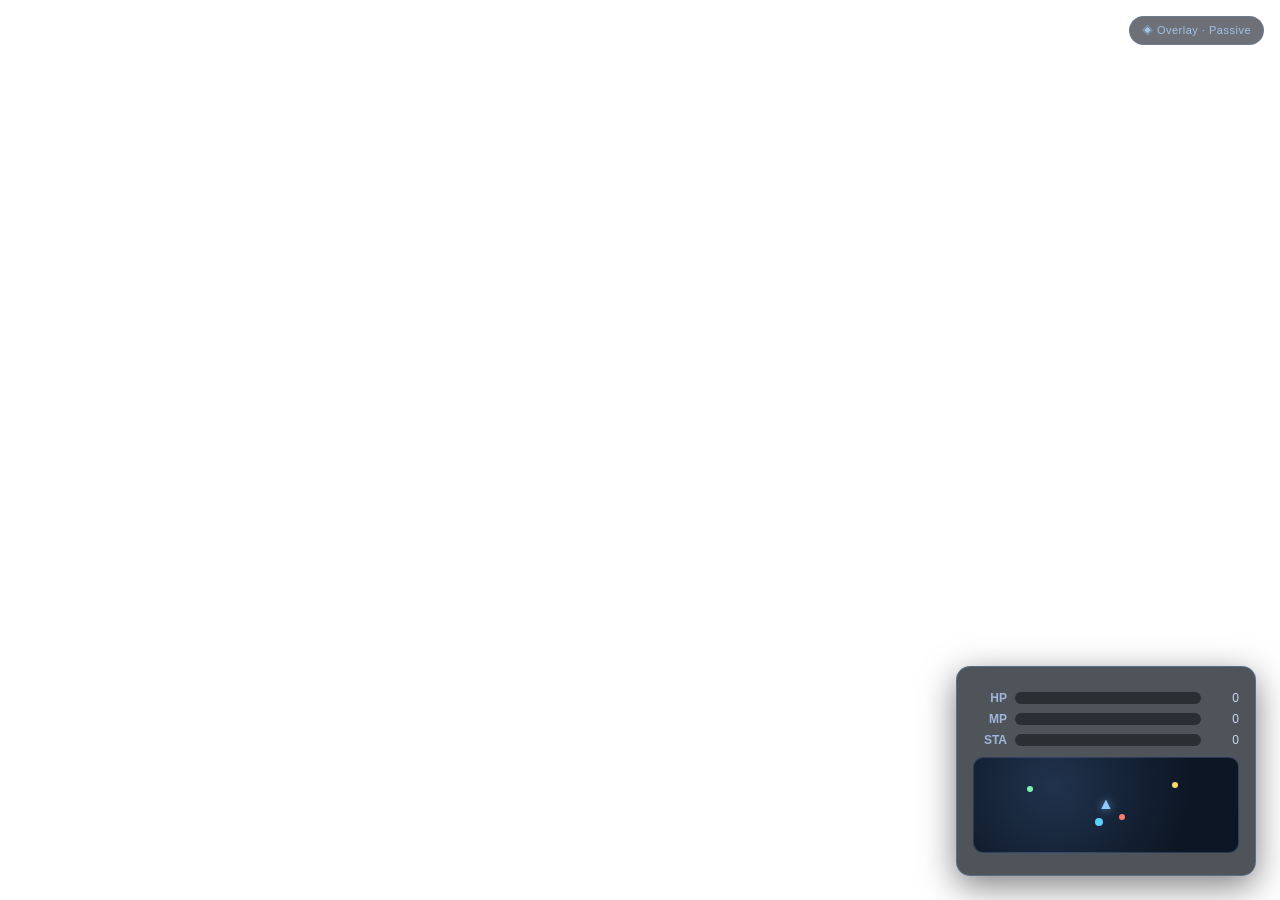
<file: Project/HtmlUiConsumerTestMod/HtmlUiConsumerTestMod/UI/Second/index.html>
<!doctype html>
<html lang="zh-CN">
<head>
<meta charset="utf-8">
<title>Overlay HUD</title>
<style>
/* 关键：body 全透明，游戏画面透过（WebView2 背景由 Transparent=true 设为透明） */
*{box-sizing:border-box}
html,body{
  margin:0;padding:0;width:100%;height:100%;
  background:transparent !important;overflow:hidden;font-family:'Segoe UI',sans-serif;
  /* Passive 模式：整个窗口鼠标穿透，仅视觉展示 */
}

/* 纯代码星空背景层：铺满整个 overlay 窗口，透明区域可见，不影响 HUD */
#fx-stars{
  position:fixed;inset:0;width:100%;height:100%;
  pointer-events:none;z-index:0;opacity:.9;
}

/* 右下角 Overlay HUD 面板：半透明 + 圆角 + 局部 */
#hud{
  position:fixed;right:24px;bottom:24px;width:300px;
  background:rgba(12,18,28,.72);backdrop-filter:blur(10px);
  border:1px solid rgba(120,160,220,.35);border-radius:14px;
  padding:14px 16px;color:#e8ecf3;
  box-shadow:0 10px 34px rgba(0,0,0,.5);
  user-select:none;
}

/* HUD 标题 */
#hud h2{
  margin:0 0 10px;font-size:14px;font-weight:700;color:#8fc9ff;letter-spacing:1px;
  text-shadow:0 0 12px rgba(79,180,255,.5);
}

/* 资源条（HP / MP / 耐力） */
.bar{display:flex;align-items:center;gap:8px;margin:7px 0;font-size:12px}
.bar .lbl{width:34px;color:#9fb6d8;text-align:right;font-weight:600}
.bar .track{flex:1;height:12px;border-radius:6px;background:rgba(0,0,0,.45);overflow:hidden;position:relative}
.bar .fill{height:100%;border-radius:6px;transition:width .5s cubic-bezier(.2,.8,.2,1);width:0}
.fill.hp{background:linear-gradient(90deg,#ff5a5a,#ff8a5a)}
.fill.mp{background:linear-gradient(90deg,#4f7bff,#5ad0ff)}
.fill.st{background:linear-gradient(90deg,#6bcf57,#b8ff6b)}
.bar .val{width:30px;text-align:right;color:#cdd9ef;font-variant-numeric:tabular-nums}

/* 迷你小地图占位 */
#minimap{
  margin-top:10px;height:96px;border-radius:10px;
  background:radial-gradient(circle at 30% 30%, #20334d 0%, #0d1624 70%);
  border:1px solid rgba(120,160,220,.25);position:relative;overflow:hidden;
}
#minimap .dot{position:absolute;width:6px;height:6px;border-radius:50%}
#minimap .blink{animation:blink 1.2s ease-in-out infinite}
@keyframes blink{0%,100%{opacity:1}50%{opacity:.3}}
#minimap .arrow{
  position:absolute;font-size:16px;line-height:1;color:#8fc9ff;
  text-shadow:0 0 8px rgba(143,201,255,.7);
  animation:float 2.5s ease-in-out infinite;
}
@keyframes float{0%,100%{transform:translateY(0)}50%{transform:translateY(-3px)}}

/* Passive 提示 */
#hud .hint{margin-top:8px;font-size:11px;color:#8fa9c7;text-align:center}

/* 顶部返回小胶囊（视觉） */
#corner-tag{
  position:fixed;top:16px;right:16px;
  font-size:11px;padding:6px 12px;border-radius:20px;
  background:rgba(12,18,28,.6);border:1px solid rgba(120,160,220,.25);color:#9fc4ea;
  letter-spacing:.5px;
}
</style>
</head>
<body>
<canvas id="fx-stars"></canvas>
<div id="corner-tag">◈ Overlay · Passive</div>

<div id="hud">
  <h2 data-bhui-i18n="HtmlUiSecond_Title"></h2>

  <div class="bar"><span class="lbl">HP</span><div class="track"><div class="fill hp" id="hpFill"></div></div><span class="val" id="hpVal">0</span></div>
  <div class="bar"><span class="lbl">MP</span><div class="track"><div class="fill mp" id="mpFill"></div></div><span class="val" id="mpVal">0</span></div>
  <div class="bar"><span class="lbl">STA</span><div class="track"><div class="fill st" id="stFill"></div></div><span class="val" id="stVal">0</span></div>

  <div id="minimap">
    <div class="dot blink" style="left:20%;top:30%;background:#7ff3b0"></div>
    <div class="dot blink" style="left:55%;top:60%;background:#ff7b6b"></div>
    <div class="dot blink" style="left:75%;top:25%;background:#ffd76b"></div>
    <div class="arrow" style="left:47%;top:40%">▲</div>
    <div class="dot" style="left:46%;top:64%;background:#5ad0ff;width:8px;height:8px"></div>
  </div>

  <div class="hint" data-bhui-i18n="HtmlUiSecond_Hint"></div>
</div>

<script>
const app = window.game.app;

// 模拟战场资源随时间波动（纯前端演示 Overlay 展示能力）
const set = (id, pct, val) => {
  document.getElementById(id).style.width = pct + '%';
  document.getElementById(id + 'Val').textContent = val;
};
let t = 0;
setInterval(() => {
  t++;
  const hp = Math.max(15, 100 - (t * 0.4) % 90);
  const mp = 30 + Math.sin(t / 5) * 25;
  const st = 55 + Math.sin(t / 7) * 35;
  set('hpFill', hp, Math.round(hp));
  set('mpFill', mp, Math.round(mp));
  set('stFill', st, Math.round(st));
}, 120);

// Scoped state 隔离验证
app.state.subscribe('secondCount', (v) => {
  // 用 secondCount 影响 HP 条，展示 State -> HUD
  if (v != null) set('hpFill', Math.min(100, 50 + v * 8), Math.round(Math.min(100, 50 + v * 8)));
});
app.state.subscribe('counter', (v) => {}); // 跨页隔离观察（不改变本页 HUD）

app.pageLifecycle.on((p) => {});

/* ============================================================
   纯代码随机闪烁星空
   - 随机星星：位置 / 大小 / 闪烁相位 / 颜色
   - 每颗星独立 alpha 闪烁（正弦，随机频率）
   - 慢速漂移 + 偶发流星
   ============================================================ */
(function starfield(){
  const cv = document.getElementById('fx-stars');
  if (!cv || typeof cv.getContext !== 'function') return;
  const ctx = cv.getContext('2d');
  let W = 0, H = 0;
  const stars = [];
  const colors = ['255,255,255', '180,220,255', '255,235,180', '200,255,240', '255,190,220'];
  let meteors = [];

  const resize = () => {
    W = cv.width = cv.offsetWidth || window.innerWidth;
    H = cv.height = cv.offsetHeight || window.innerHeight;
  };
  resize();
  addEventListener('resize', resize);

  // 随机生成 ~90 颗星
  for (let i = 0; i < 90; i++) {
    stars.push({
      x: Math.random(),            // 相对位置（0~1）
      y: Math.random(),
      r: (0.4 + Math.random() * 1.6) * 5,
      phase: Math.random() * Math.PI * 2,
      freq: 0.5 + Math.random() * 2.2,   // 闪烁频率
      base: 0.25 + Math.random() * 0.45, // 基础亮度
      color: colors[Math.floor(Math.random() * colors.length)],
      driftX: (Math.random() - 0.5) * 0.02,
      driftY: (Math.random() - 0.5) * 0.02,
      tw: Math.random() < 0.15  // 少数有十字芒星
    });
  }

  // 流星生成
  const maybeSpawnMeteor = () => {
    if (meteors.length < 2 && Math.random() < 0.012) {
      meteors.push({
        x: Math.random() * W,
        y: Math.random() * H * 0.4,
        vx: (2 + Math.random() * 3) * (Math.random() < 0.5 ? 1 : -1),
        vy: 1.2 + Math.random() * 2,
        life: 1,
        r: (1 + Math.random()) * 2.5
      });
    }
  };

  const t0 = performance.now();
  const loop = (now) => {
    const t = (now - t0) / 1000;
    ctx.clearRect(0, 0, W, H);

    for (const s of stars) {
      // 相对坐标 -> 像素 + 漂移
      const px = (s.x + t * s.driftX) % 1 * W;
      const py = (s.y + t * s.driftY) % 1 * H;
      // 随机闪烁
      const tw = s.base + (Math.sin(t * s.freq + s.phase) * 0.5 + 0.5) * (1 - s.base);
      const a = Math.max(0.05, Math.min(1, tw));

      ctx.globalAlpha = a;
      ctx.fillStyle = 'rgb(' + s.color + ')';
      ctx.beginPath();
      ctx.arc(px, py, s.r, 0, Math.PI * 2);
      ctx.fill();

      // 十字芒星
      if (s.tw && a > 0.7) {
        ctx.strokeStyle = 'rgb(' + s.color + ')';
        ctx.lineWidth = 0.6;
        ctx.globalAlpha = a * 0.7;
        ctx.beginPath();
        ctx.moveTo(px - 10, py); ctx.lineTo(px + 10, py);
        ctx.moveTo(px, py - 10); ctx.lineTo(px, py + 10);
        ctx.stroke();
      }
    }

    // 流星
    maybeSpawnMeteor();
    for (let i = meteors.length - 1; i >= 0; i--) {
      const m = meteors[i];
      m.x += m.vx; m.y += m.vy; m.life -= 0.015;
      if (m.life <= 0 || m.y > H) { meteors.splice(i, 1); continue; }
      ctx.globalAlpha = Math.max(0, m.life);
      ctx.strokeStyle = 'rgba(220,240,255,' + Math.max(0, m.life) + ')';
      ctx.lineWidth = m.r;
      ctx.beginPath();
      ctx.moveTo(m.x, m.y);
      ctx.lineTo(m.x - m.vx * 18, m.y - m.vy * 18);
      ctx.stroke();
    }

    ctx.globalAlpha = 1;
    requestAnimationFrame(loop);
  };
  requestAnimationFrame(loop);
})();
</script>
</body>
</html>
</file>
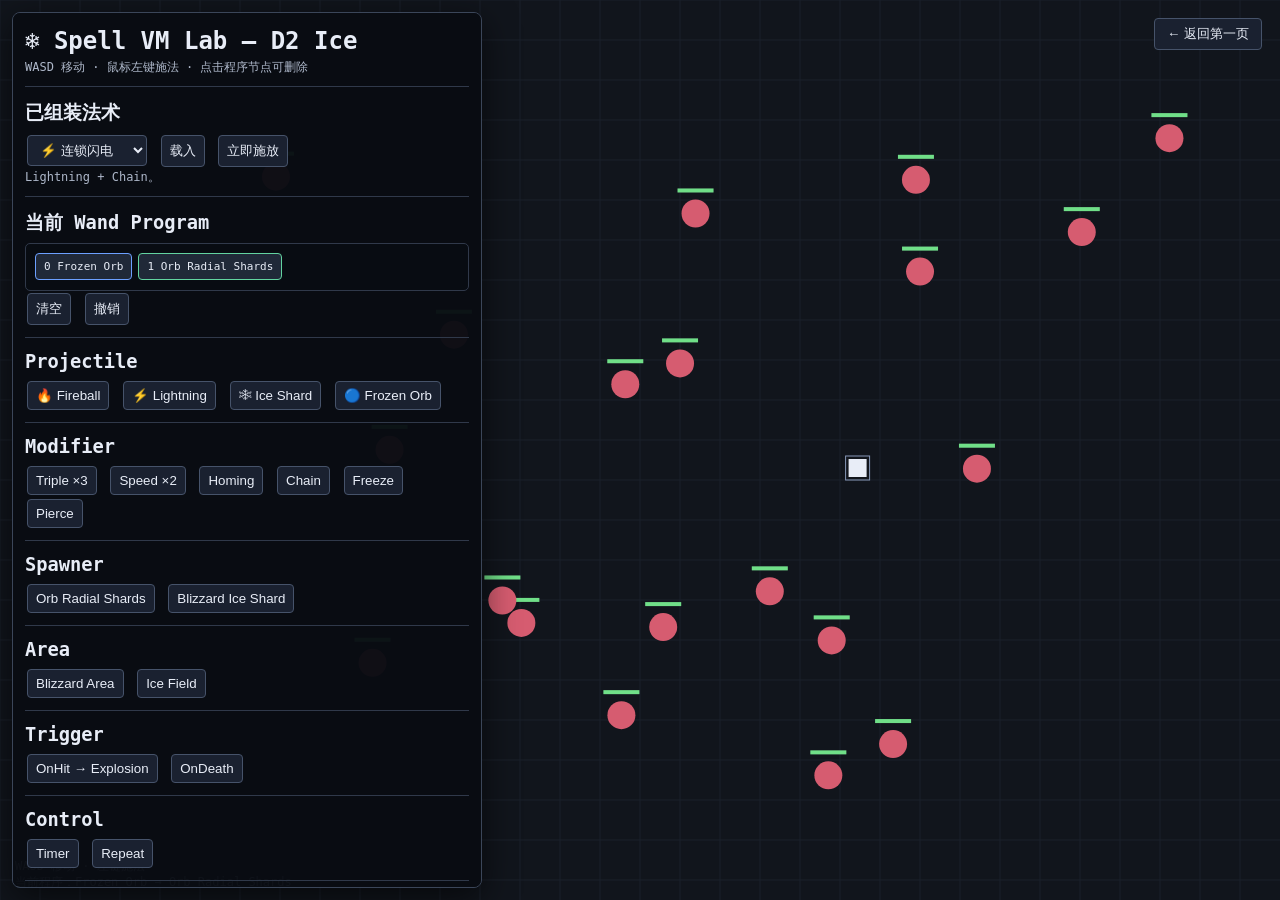
<file: Project/HtmlUiConsumerTestMod/HtmlUiConsumerTestMod/UI/SpellLab/index.html>
<!DOCTYPE html>
<html lang="zh-CN">
<head>
<meta charset="UTF-8">
<meta name="viewport" content="width=device-width,initial-scale=1.0">
<title>Spell VM Lab - D2 Ice Spells</title>
<style>
*{box-sizing:border-box}
html,body{margin:0;width:100%;height:100%;overflow:hidden;background:#090c12;color:#e8edf7;font-family:Consolas,Monaco,monospace}
canvas{position:fixed;inset:0;background:#11151c}
#ui{position:fixed;z-index:10;left:12px;top:12px;width:470px;max-height:calc(100vh - 24px);overflow-y:auto;padding:12px;background:rgba(9,12,18,.96);border:1px solid #3b4659;border-radius:8px;box-shadow:0 10px 35px #0009}
h2{margin:2px 0 4px}
h3{margin:4px 0 7px}
.small{font-size:12px;color:#aeb8ca}
.section{margin-top:10px;padding-top:9px;border-top:1px solid #30394a}
button,select{background:#1a2130;color:#e8edf7;border:1px solid #46536a;border-radius:4px;padding:6px 8px;margin:2px;cursor:pointer}
button:hover{background:#293449}
#program{min-height:48px;padding:6px;background:#080c12;border:1px solid #30394a;border-radius:5px}
.node{display:inline-block;padding:6px 8px;margin:3px;border-radius:4px;background:#202938;border:1px solid #596a84;font-size:11px;cursor:pointer}
.node:hover{background:#2c394e}
.node.projectile{border-color:#6ca0ff}
.node.modifier{border-color:#a784ff}
.node.trigger{border-color:#e3a85c}
.node.spawner{border-color:#62d3a0}
.node.area{border-color:#d57bff}
.node.control{border-color:#db6c8d}
#log{height:130px;overflow-y:auto;padding:6px;background:#070a0f;border:1px solid #30394a;white-space:pre-wrap;font-size:11px}
.legend{display:flex;gap:12px;flex-wrap:wrap}
.legend span{font-size:11px}
.dot{display:inline-block;width:9px;height:9px;border-radius:50%;margin-right:4px}
#back-btn{position:fixed;z-index:20;right:16px;top:16px;padding:6px 12px;background:#1a2130;color:#e8edf7;border:1px solid #46536a;border-radius:4px;cursor:pointer}
#back-btn:hover{background:#293449}
</style>
</head>
<body>
<canvas id="game"></canvas>
<button id="back-btn">← 返回第一页</button>
<div id="ui">
<h2>❄ Spell VM Lab — D2 Ice</h2>
<div class="small">WASD 移动 · 鼠标左键施法 · 点击程序节点可删除</div>

<div class="section">
<h3>已组装法术</h3>
<select id="preset"></select>
<button id="loadPreset">载入</button>
<button id="castPreset">立即施放</button>
<div id="presetDesc" class="small"></div>
</div>

<div class="section">
<h3>当前 Wand Program</h3>
<div id="program"></div>
<button id="clear">清空</button>
<button id="undo">撤销</button>
</div>

<div class="section">
<h3>Projectile</h3>
<button data-add="fireball">🔥 Fireball</button>
<button data-add="lightning">⚡ Lightning</button>
<button data-add="iceShard">❄ Ice Shard</button>
<button data-add="orb">🔵 Frozen Orb</button>
</div>

<div class="section">
<h3>Modifier</h3>
<button data-add="triple">Triple ×3</button>
<button data-add="speed">Speed ×2</button>
<button data-add="homing">Homing</button>
<button data-add="chain">Chain</button>
<button data-add="freeze">Freeze</button>
<button data-add="pierce">Pierce</button>
</div>

<div class="section">
<h3>Spawner</h3>
<button data-add="orbBurst">Orb Radial Shards</button>
<button data-add="blizzardShard">Blizzard Ice Shard</button>
</div>

<div class="section">
<h3>Area</h3>
<button data-add="blizzardArea">Blizzard Area</button>
<button data-add="iceField">Ice Field</button>
</div>

<div class="section">
<h3>Trigger</h3>
<button data-add="onHitExplosion">OnHit → Explosion</button>
<button data-add="onDeath">OnDeath</button>
</div>

<div class="section">
<h3>Control</h3>
<button data-add="timer">Timer</button>
<button data-add="repeat">Repeat</button>
</div>

<div class="section">
<h3>VM 组件</h3>
<div class="small">
Projectile：实际飞行的法术对象。<br><br>
Modifier：修改 Projectile。<br><br>
Spawner：生成新的 Projectile。<br><br>
Area：创建持续性的空间效果。<br><br>
Timer：让 Program 在未来执行。<br><br>
TargetResolver：决定目标在哪里。<br><br>
Trigger：响应 OnHit / OnDeath 等事件。
</div>
</div>

<div class="section">
<h3>VM Log</h3>
<div id="log"></div>
</div>
</div>

<script>
const SpellDB = {
  fireball:{id:"fireball",type:"projectile",name:"Fireball",damage:28,speed:8,radius:7,color:"#ff9638"},
  lightning:{id:"lightning",type:"projectile",name:"Lightning",damage:34,speed:14,radius:5,color:"#fff36b"},
  iceShard:{id:"iceShard",type:"projectile",name:"Ice Shard",damage:18,speed:9,radius:5,color:"#83ddff",effects:["freeze"]},
  orb:{id:"orb",type:"projectile",name:"Frozen Orb",damage:6,speed:4,radius:13,color:"#8cdcff",lifetime:2800},
  triple:{id:"triple",type:"modifier",name:"Triple ×3",operation:"count",value:3},
  speed:{id:"speed",type:"modifier",name:"Speed ×2",operation:"speed",value:2},
  homing:{id:"homing",type:"modifier",name:"Homing",operation:"homing",value:.08},
  chain:{id:"chain",type:"modifier",name:"Chain",operation:"chain",jumps:5,range:150,multiplier:.8},
  freeze:{id:"freeze",type:"modifier",name:"Freeze",operation:"effect",effect:"freeze"},
  pierce:{id:"pierce",type:"modifier",name:"Pierce",operation:"pierce"},
  orbBurst:{id:"orbBurst",type:"spawner",name:"Orb Radial Shards",operation:"orbBurst",count:18,interval:65,shardSpeed:8,shardDamage:18,spread:Math.PI*2},
  blizzardShard:{id:"blizzardShard",type:"spawner",name:"Blizzard Ice Shard",operation:"blizzardShard",damage:24,speed:1.5,radius:5},
  blizzardArea:{id:"blizzardArea",type:"area",name:"Blizzard Area",operation:"blizzard",radius:145,duration:6500,interval:180,shardsPerTick:3},
  iceField:{id:"iceField",type:"area",name:"Ice Field",operation:"iceField",radius:100,duration:5000},
  onHitExplosion:{id:"onHitExplosion",type:"trigger",name:"OnHit → Explosion",operation:"explosion"},
  onDeath:{id:"onDeath",type:"trigger",name:"OnDeath",operation:"death"},
  timer:{id:"timer",type:"control",name:"Timer",operation:"timer",delay:1000},
  repeat:{id:"repeat",type:"control",name:"Repeat",operation:"repeat",count:5,interval:300}
};
const Presets = {
  chainLightning:{name:"⚡ 连锁闪电",description:"Lightning + Chain。",program:["chain","lightning"]},
  frozenOrb:{name:"❄ 冰封球",description:"Orb 飞行过程中周期性生成环形冰锥。",program:["orb","orbBurst"]},
  blizzard:{name:"❄❄ 暴风雪",description:"在目标区域创建持续暴风雪，并不断随机落下冰锥。",program:["blizzardArea"]},
  frozenOrbPlus:{name:"❄ 强化冰封球",description:"Frozen Orb + Pierce + Freeze。",program:["pierce","freeze","orb","orbBurst"]},
  blizzardPlus:{name:"❄ 强化暴风雪",description:"更高频率的 Blizzard Area。",program:["blizzardArea","blizzardShard"]},
  tripleIce:{name:"❄ 三重冰锥",description:"Triple + Ice Shard + Freeze。",program:["triple","freeze","iceShard"]},
  homingIce:{name:"🧊 追踪冰锥",description:"Homing + Ice Shard。",program:["homing","freeze","iceShard"]},
  fireball:{name:"🔥 火球",description:"基础 Fireball。",program:["fireball"]},
  lightningTriple:{name:"⚡ 三重闪电",description:"Triple + Lightning。",program:["triple","lightning"]}
};
const canvas=document.getElementById("game");
const ctx=canvas.getContext("2d");
let W=innerWidth,H=innerHeight;
function resize(){W=innerWidth;H=innerHeight;canvas.width=W;canvas.height=H}
addEventListener("resize",resize);resize();
const player={x:W*.67,y:H*.52,speed:3.2};
const enemies=[],projectiles=[],areas=[],particles=[],timers=[];
for(let i=0;i<20;i++)enemies.push({id:"enemy_"+i,x:80+Math.random()*Math.max(300,W-160),y:70+Math.random()*Math.max(300,H-140),hp:100,maxHp:100,radius:14,alive:true,freeze:0});
const keys={};
addEventListener("keydown",e=>{keys[e.key.toLowerCase()]=true});
addEventListener("keyup",e=>{keys[e.key.toLowerCase()]=false});
const EventBus={listeners:{},on(event,callback){if(!this.listeners[event])this.listeners[event]=[];this.listeners[event].push(callback)},emit(event,data){const list=this.listeners[event]||[];for(const callback of list)callback(data)}};
function log(text){const element=document.getElementById("log");element.textContent=(text+"\n"+element.textContent).slice(0,7000)}
function nearestEnemy(x,y,range,excluded=[]){let result=null;let distanceBest=range;for(const enemy of enemies){if(!enemy.alive)continue;if(excluded.includes(enemy.id))continue;const d=Math.hypot(enemy.x-x,enemy.y-y);if(d<distanceBest){result=enemy;distanceBest=d}}return result}
class SpellVM{
  compile(program){const context={projectile:null,count:1,speed:1,homing:0,pierce:false,effects:[],chain:null,spawners:[],areas:[],triggers:[],controls:[]};
    for(const id of program){const c=SpellDB[id];if(!c)continue;
      if(c.type==="projectile")context.projectile=c;
      if(c.type==="modifier"){switch(c.operation){case"count":context.count*=c.value;break;case"speed":context.speed*=c.value;break;case"homing":context.homing=c.value;break;case"pierce":context.pierce=true;break;case"chain":context.chain={...c,remaining:c.jumps};break;case"effect":context.effects.push(c.effect);break}}
      if(c.type==="spawner")context.spawners.push(c);
      if(c.type==="area")context.areas.push(c);
      if(c.type==="trigger")context.triggers.push(c);
      if(c.type==="control")context.controls.push(c);
    }return context}
  cast(program,origin,direction){const context=this.compile(program);
    for(const area of context.areas)this.createArea(area,origin);
    if(context.projectile){for(let i=0;i<context.count;i++){const spread=(i-(context.count-1)/2)*.12;const angle=Math.atan2(direction.y,direction.x)+spread;projectiles.push({x:origin.x,y:origin.y,vx:Math.cos(angle)*context.projectile.speed*context.speed,vy:Math.sin(angle)*context.projectile.speed*context.speed,damage:context.projectile.damage,radius:context.projectile.radius,color:context.projectile.color,effects:[...(context.projectile.effects||[]),...context.effects],homing:context.homing,pierce:context.pierce,chain:context.chain?{...context.chain,hit:[]}:null,spawners:context.spawners,triggers:context.triggers,age:0,dead:false})}}
    for(const control of context.controls)this.control(control,program,origin,direction);
    log("CAST: "+program.join(" → "))}
  createArea(component,origin){const area={type:component.operation,x:origin.x,y:origin.y,radius:component.radius,life:component.duration,maxLife:component.duration,interval:component.interval,next:0,shardsPerTick:component.shardsPerTick||1};areas.push(area);log("AREA: "+component.name)}
  control(component,program,origin,direction){if(component.operation==="timer")timers.push({executeAt:performance.now()+component.delay,callback:()=>{this.cast(program,origin,direction)}});if(component.operation==="repeat")for(let i=1;i<=component.count;i++)timers.push({executeAt:performance.now()+i*component.interval,callback:()=>{this.cast(program,origin,direction)}})}
}
const VM=new SpellVM();
function damage(enemy,amount){if(!enemy.alive)return;enemy.hp-=amount;if(enemy.hp<=0){enemy.hp=0;enemy.alive=false;EventBus.emit("death",enemy)}}
function hitProjectile(projectile,enemy){if(!enemy.alive)return;damage(enemy,projectile.damage);
  for(const effect of projectile.effects)if(effect==="freeze")enemy.freeze=Math.max(enemy.freeze,100);
  if(projectile.chain&&projectile.chain.remaining>0){projectile.chain.hit.push(enemy.id);const next=nearestEnemy(enemy.x,enemy.y,projectile.chain.range,projectile.chain.hit);if(next){const dx=next.x-enemy.x,dy=next.y-enemy.y,d=Math.hypot(dx,dy);projectiles.push({x:enemy.x,y:enemy.y,vx:dx/d*12,vy:dy/d*12,damage:projectile.damage*projectile.chain.multiplier,radius:4,color:"#fff36b",effects:["freeze"],homing:0,pierce:false,chain:{...projectile.chain,remaining:projectile.chain.remaining-1,hit:[...projectile.chain.hit]},spawners:[],triggers:[],age:0,dead:false});particles.push({type:"line",x1:enemy.x,y1:enemy.y,x2:next.x,y2:next.y,life:.2})}}
  for(const trigger of projectile.triggers)if(trigger.operation==="explosion")explosion(enemy.x,enemy.y,45,projectile.damage*1.5);
  if(projectile.pierce)return;projectile.dead=true}
function explosion(x,y,radius,amount){particles.push({type:"ring",x,y,radius:5,max:radius,life:.4});for(const enemy of enemies){if(!enemy.alive)continue;const d=Math.hypot(enemy.x-x,enemy.y-y);if(d<radius)damage(enemy,amount*(1-d/radius))}}
function updateAreas(now,delta){for(let i=areas.length-1;i>=0;i--){const area=areas[i];area.life-=delta;if(area.life<=0){areas.splice(i,1);continue}
  if(area.type==="blizzard"){if(now>=area.next){area.next=now+area.interval;for(let n=0;n<area.shardsPerTick;n++){const angle=Math.random()*Math.PI*2,distance=Math.random()*area.radius,x=area.x+Math.cos(angle)*distance,y=area.y+Math.sin(angle)*distance;spawnBlizzardShard(x,y,area)}}}
  if(area.type==="iceField"){for(const enemy of enemies){if(!enemy.alive)continue;const d=Math.hypot(enemy.x-area.x,enemy.y-area.y);if(d<area.radius)enemy.freeze=Math.max(enemy.freeze,4)}}}}
function spawnBlizzardShard(x,y,area){projectiles.push({x,y:y-120,vx:0,vy:area.type==="blizzard"?4.5:3,damage:area.type==="blizzard"?24:18,radius:5,color:"#9fe8ff",effects:["freeze"],homing:0,pierce:false,chain:null,spawners:[],triggers:[],age:0,dead:false,groundY:y})}
function updateOrbSpawner(projectile,now){for(const spawner of projectile.spawners){if(spawner.operation!=="orbBurst")continue;if(projectile.nextBurst===undefined)projectile.nextBurst=now+spawner.interval;if(now<projectile.nextBurst)continue;projectile.nextBurst=now+spawner.interval;const count=spawner.count;for(let i=0;i<count;i++){const angle=i/count*Math.PI*2;projectiles.push({x:projectile.x,y:projectile.y,vx:Math.cos(angle)*spawner.shardSpeed,vy:Math.sin(angle)*spawner.shardSpeed,damage:spawner.shardDamage,radius:4,color:"#8fe9ff",effects:["freeze"],homing:0,pierce:false,chain:null,spawners:[],triggers:[],age:0,dead:false})}particles.push({type:"orbBurst",x:projectile.x,y:projectile.y,life:.22})}}
canvas.addEventListener("mousedown",event=>{if(event.button!==0)return;const dx=event.clientX-player.x,dy=event.clientY-player.y,d=Math.hypot(dx,dy)||1;VM.cast(currentProgram,{x:player.x,y:player.y},{x:dx/d,y:dy/d})});
let last=performance.now();
function update(now){const delta=Math.min(40,now-last);last=now;
  if(keys.w)player.y-=player.speed;if(keys.s)player.y+=player.speed;if(keys.a)player.x-=player.speed;if(keys.d)player.x+=player.speed;
  for(let i=timers.length-1;i>=0;i--){if(now>=timers[i].executeAt){const timer=timers.splice(i,1)[0];timer.callback()}}
  updateAreas(now,delta);
  for(let i=projectiles.length-1;i>=0;i--){const p=projectiles[i];if(p.dead){projectiles.splice(i,1);continue}p.age+=delta;if(p.lifetime&&p.age>p.lifetime)p.dead=true;if(p.radius>=12&&p.spawners.length)updateOrbSpawner(p,now);if(p.groundY!==undefined){if(p.y>=p.groundY){explosion(p.x,p.groundY,22,p.damage);p.dead=true;continue}}if(p.homing){const target=nearestEnemy(p.x,p.y,300);if(target){const desired=Math.atan2(target.y-p.y,target.x-p.x),current=Math.atan2(p.vy,p.vx),diff=Math.atan2(Math.sin(desired-current),Math.cos(desired-current)),angle=current+diff*p.homing*delta,speed=Math.hypot(p.vx,p.vy);p.vx=Math.cos(angle)*speed;p.vy=Math.sin(angle)*speed}}p.x+=p.vx*delta/16.67;p.y+=p.vy*delta/16.67;if(p.x<-30||p.x>W+30||p.y<-150||p.y>H+30){p.dead=true;continue}for(const enemy of enemies){if(!enemy.alive)continue;const d=Math.hypot(p.x-enemy.x,p.y-enemy.y);if(d<p.radius+enemy.radius){hitProjectile(p,enemy);if(!p.pierce)break}}}
  for(const enemy of enemies){if(!enemy.alive)continue;if(enemy.freeze>0){enemy.freeze-=delta/16.67;continue}const dx=player.x-enemy.x,dy=player.y-enemy.y,d=Math.hypot(dx,dy)||1;if(d>120){enemy.x+=dx/d*.32*delta/16.67;enemy.y+=dy/d*.32*delta/16.67}}
  for(let i=particles.length-1;i>=0;i--){particles[i].life-=delta/1000;if(particles[i].life<=0)particles.splice(i,1)}}
function draw(){ctx.fillStyle="#11151c";ctx.fillRect(0,0,W,H);
  ctx.strokeStyle="#1a202b";for(let x=0;x<W;x+=40){ctx.beginPath();ctx.moveTo(x,0);ctx.lineTo(x,H);ctx.stroke()}for(let y=0;y<H;y+=40){ctx.beginPath();ctx.moveTo(0,y);ctx.lineTo(W,y);ctx.stroke()}
  for(const area of areas){ctx.globalAlpha=.10;ctx.fillStyle="#8bdfff";ctx.beginPath();ctx.arc(area.x,area.y,area.radius,0,Math.PI*2);ctx.fill();ctx.globalAlpha=.35;ctx.strokeStyle="#8bdfff";ctx.beginPath();ctx.arc(area.x,area.y,area.radius,0,Math.PI*2);ctx.stroke();ctx.globalAlpha=1}
  for(const particle of particles){ctx.globalAlpha=Math.max(0,particle.life/.4);if(particle.type==="ring"){ctx.strokeStyle="#9fe8ff";ctx.lineWidth=3;ctx.beginPath();ctx.arc(particle.x,particle.y,particle.radius+(1-particle.life/.4)*(particle.max-particle.radius),0,Math.PI*2);ctx.stroke()}if(particle.type==="line"){ctx.strokeStyle="#fff36b";ctx.lineWidth=3;ctx.beginPath();ctx.moveTo(particle.x1,particle.y1);ctx.lineTo(particle.x2,particle.y2);ctx.stroke()}if(particle.type==="orbBurst"){ctx.strokeStyle="#a8ecff";ctx.lineWidth=2;ctx.beginPath();ctx.arc(particle.x,particle.y,20+(1-particle.life/.22)*15,0,Math.PI*2);ctx.stroke()}ctx.globalAlpha=1}
  for(const enemy of enemies){if(!enemy.alive)continue;ctx.fillStyle=enemy.freeze>0?"#79dfff":"#d65c70";ctx.beginPath();ctx.arc(enemy.x,enemy.y,enemy.radius,0,Math.PI*2);ctx.fill();ctx.fillStyle="#252a33";ctx.fillRect(enemy.x-18,enemy.y-25,36,4);ctx.fillStyle="#70df88";ctx.fillRect(enemy.x-18,enemy.y-25,36*enemy.hp/enemy.maxHp,4)}
  for(const p of projectiles){if(p.groundY!==undefined){ctx.strokeStyle="#b9efff";ctx.lineWidth=2;ctx.beginPath();ctx.moveTo(p.x,p.y-12);ctx.lineTo(p.x,p.y+12);ctx.stroke();continue}ctx.fillStyle=p.color||"#fff";ctx.beginPath();ctx.arc(p.x,p.y,p.radius,0,Math.PI*2);ctx.fill();if(p.radius>=12){ctx.strokeStyle="#b4efff";ctx.globalAlpha=.55;ctx.beginPath();ctx.arc(p.x,p.y,p.radius+5,0,Math.PI*2);ctx.stroke();ctx.globalAlpha=1}}
  ctx.fillStyle="#e8edf7";ctx.fillRect(player.x-9,player.y-9,18,18);ctx.strokeStyle="#8798b8";ctx.strokeRect(player.x-12,player.y-12,24,24);
  ctx.fillStyle="#aeb8ca";ctx.font="12px monospace";ctx.fillText("WASD 移动 · 左键施法",15,H-30);ctx.fillText("当前程序："+currentProgram.map(id=>SpellDB[id]?SpellDB[id].name:id).join(" → "),15,H-14)}
let currentProgram=["orb","orbBurst"];
let history=[];
function updateProgramUI(){const container=document.getElementById("program");container.innerHTML="";if(currentProgram.length===0){container.textContent="（空程序）";return}currentProgram.forEach((id,index)=>{const component=SpellDB[id];if(!component)return;const node=document.createElement("span");node.className="node "+component.type;node.textContent=index+" "+component.name;node.onclick=()=>{history.push([...currentProgram]);currentProgram.splice(index,1);updateProgramUI()};container.appendChild(node)})}
function addComponent(id){history.push([...currentProgram]);currentProgram.push(id);updateProgramUI()}
document.querySelectorAll("[data-add]").forEach(button=>{button.onclick=()=>{addComponent(button.dataset.add)}});
document.getElementById("clear").onclick=()=>{history.push([...currentProgram]);currentProgram=[];updateProgramUI()};
document.getElementById("undo").onclick=()=>{if(!history.length)return;currentProgram=history.pop();updateProgramUI()};
const presetSelect=document.getElementById("preset");
for(const [id,preset] of Object.entries(Presets)){const option=document.createElement("option");option.value=id;option.textContent=preset.name;presetSelect.appendChild(option)}
function updatePresetDesc(){const preset=Presets[presetSelect.value];document.getElementById("presetDesc").textContent=preset.description}
presetSelect.onchange=updatePresetDesc;
document.getElementById("loadPreset").onclick=()=>{const preset=Presets[presetSelect.value];history.push([...currentProgram]);currentProgram=[...preset.program];updateProgramUI();updatePresetDesc();log("LOAD: "+preset.name)};
document.getElementById("castPreset").onclick=()=>{const preset=Presets[presetSelect.value];const angle=Math.random()*Math.PI*2;VM.cast(preset.program,{x:player.x,y:player.y},{x:Math.cos(angle),y:Math.sin(angle)})};
// 返回第一页（通过 game.app 调用消费者的 openFirst 命令）
document.getElementById("back-btn").onclick=()=>{try{window.game.app.call('openFirst',{})}catch(e){}};
updatePresetDesc();
updateProgramUI();
function loop(now){update(now);draw();requestAnimationFrame(loop)}
requestAnimationFrame(loop);
</script>
</body>
</html>
</file>
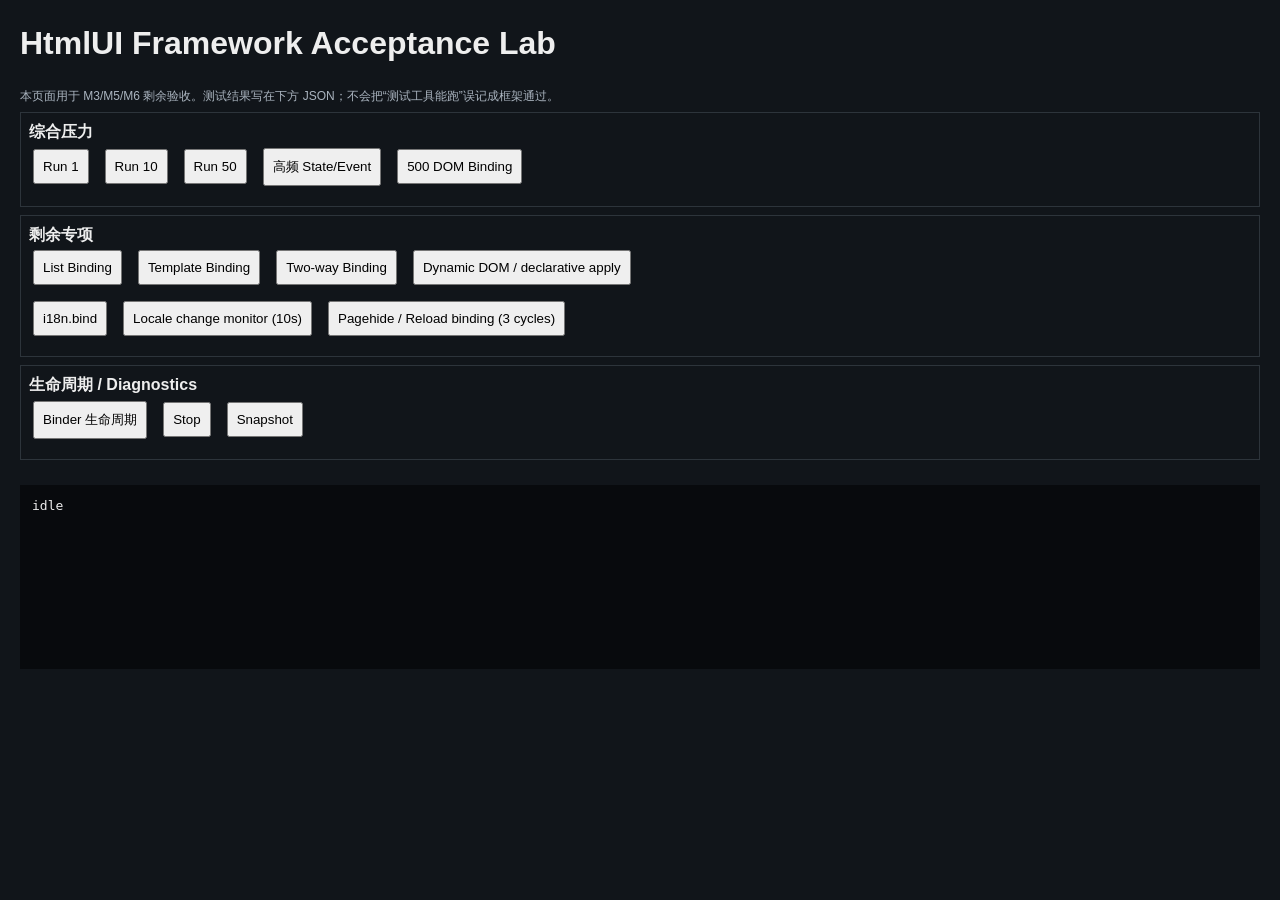
<file: Project/HtmlUiConsumerTestMod/HtmlUiConsumerTestMod/UI/StressLab/index.html>
<!doctype html>
<html lang="zh-CN">
<head>
<meta charset="utf-8">
<title>HtmlUI Framework Acceptance Lab</title>
<style>
body{font-family:sans-serif;background:#11151a;color:#eee;margin:20px;line-height:1.4}
button,input{padding:8px;margin:4px}button{cursor:pointer}
.row{display:flex;gap:8px;align-items:center;flex-wrap:wrap;margin-bottom:8px}
.group{border:1px solid #2d343b;padding:8px;margin:8px 0}
pre{background:#080a0d;padding:12px;white-space:pre-wrap;min-height:160px;max-height:60vh;overflow:auto}
#bench{display:grid;grid-template-columns:repeat(10,1fr);gap:2px;margin-top:12px}
.cell{height:8px;background:#2d343b}
.small{font-size:12px;color:#aab4bf}
.pass{color:#8fd18f}.fail{color:#ff7d7d}.warn{color:#ffd27d}
</style>
</head>
<body>
<h1>HtmlUI Framework Acceptance Lab</h1>
<div class="small">本页面用于 M3/M5/M6 剩余验收。测试结果写在下方 JSON；不会把“测试工具能跑”误记成框架通过。</div>

<div class="group">
  <b>综合压力</b>
  <div class="row">
    <button id="one">Run 1</button>
    <button id="ten">Run 10</button>
    <button id="fifty">Run 50</button>
    <button id="highfreq">高频 State/Event</button>
    <button id="binding">500 DOM Binding</button>
  </div>
</div>

<div class="group">
  <b>剩余专项</b>
  <div class="row">
    <button id="list">List Binding</button>
    <button id="template">Template Binding</button>
    <button id="twoway">Two-way Binding</button>
    <button id="dynamic">Dynamic DOM / declarative apply</button>
  </div>
  <div class="row">
    <button id="i18n">i18n.bind</button>
    <button id="localeMonitor">Locale change monitor (10s)</button>
    <button id="reloadTest">Pagehide / Reload binding (3 cycles)</button>
  </div>
</div>

<div class="group">
  <b>生命周期 / Diagnostics</b>
  <div class="row">
    <button id="binder">Binder 生命周期</button>
    <button id="stop">Stop</button>
    <button id="snapshot">Snapshot</button>
  </div>
</div>

<div id="bench"></div>
<pre id="log">idle</pre>

<script>
const app = window.game.app;
const framework = window.game;
const logEl = document.getElementById('log');
const bench = document.getElementById('bench');
let stopRequested = false;
let running = false;

const log = value => { logEl.textContent = JSON.stringify(value, null, 2); };
const sleep = ms => new Promise(resolve => setTimeout(resolve, ms));
const pick = (obj, pascal, camel) => obj?.[pascal] ?? obj?.[camel];
const normalizeDiagnostics = d => ({
  pageCount: pick(d,'PageCount','pageCount'),
  stateCount: pick(d,'StateCount','stateCount'),
  contentRootCount: pick(d,'ContentRootCount','contentRootCount'),
  bridgeCommandCount: pick(d,'BridgeCommandCount','bridgeCommandCount'),
  bridgeRequestCount: pick(d,'BridgeRequestCount','bridgeRequestCount'),
  activeRequestCount: pick(d,'ActiveRequestCount','activeRequestCount'),
  navigationInProgress: pick(d,'NavigationInProgress','navigationInProgress'),
  webViewReady: pick(d,'WebViewReady','webViewReady'),
  lifecycle: pick(d,'Lifecycle','lifecycle'),
  inputMode: pick(d,'InputMode','inputMode')
});
const snapshot = async () => normalizeDiagnostics(await framework.request('framework.getDiagnostics'));

function renderCells(count) {
  bench.textContent = '';
  for (let i = 0; i < count; i++) {
    const el = document.createElement('div');
    el.className = 'cell';
    bench.appendChild(el);
  }
}

function injectState(key, value) {
  const fullKey = key.includes('.') ? key : `HtmlUiConsumerTestMod.${key}`;
  framework.__receive({
    version: 1,
    type: 'event',
    name: `state:${fullKey}`,
    payload: value
  });
}

async function componentRound(count) {
  const hosts = [];
  const disposers = [];
  for (let i = 0; i < count; i++) {
    if (stopRequested) break;
    const host = document.createElement('div');
    host.className = 'componentHost';
    bench.appendChild(host);
    hosts.push(host);
    const handle = app.bind.component(host, ({index}, root) => {
      root.dataset.stressIndex = String(index);
      const span = document.createElement('span');
      span.textContent = 'stress';
      root.appendChild(span);
      return { element: root, update() { span.textContent = 'stress'; }, dispose() { span.remove(); } };
    }, {index: i});
    disposers.push(handle);
  }
  await sleep(0);
  for (const handle of disposers) handle.dispose();
  for (const host of hosts) host.remove();
}

async function binderLifecycleRound() {
  const binder = window.game.scope('HtmlUiConsumerTestMod').bind;
  const host = document.createElement('div');
  const listHost = document.createElement('div');
  const templateHost = document.createElement('div');
  bench.append(host, listHost, templateHost);
  let componentDisposed = false;
  let listDisposed = 0;
  let templateDisposed = 0;

  binder.component(host, (_props, root) => {
    const child = document.createElement('span');
    child.textContent = 'component';
    root.appendChild(child);
    return { element: root, dispose() { componentDisposed = true; child.remove(); } };
  }, {});

  injectState('stressItems', [{id:'a'},{id:'b'},{id:'c'}]);
  binder.list(listHost, 'stressItems', item => {
    const child = document.createElement('span');
    child.textContent = String(item.id);
    return { element: child, dispose() { listDisposed++; } };
  }, {key: item => item.id});
  binder.template(templateHost, 'stressItems', item => {
    const child = document.createElement('span');
    child.textContent = String(item.id);
    return { element: child, dispose() { templateDisposed++; } };
  }, {key: item => item.id});

  await sleep(0);
  const before = {
    componentChildren: host.childElementCount,
    listChildren: listHost.childElementCount,
    templateChildren: templateHost.childElementCount
  };
  binder.dispose();
  const after = {
    componentChildren: host.childElementCount,
    listChildren: listHost.childElementCount,
    templateChildren: templateHost.childElementCount,
    componentDisposed,
    listDisposed,
    templateDisposed
  };
  host.remove(); listHost.remove(); templateHost.remove();
  return {before, after};
}

async function highFrequencyRound(count = 250) {
  const before = await snapshot();
  let eventCount = 0;
  const off = app.on('counterChanged', () => { eventCount++; });
  for (let i = 0; i < count; i++) {
    if (stopRequested) break;
    await app.call('increment', {});
  }
  await sleep(0);
  const after = await snapshot();
  off();
  return {
    target: count,
    eventCount,
    beforeActiveRequests: before.activeRequestCount,
    afterActiveRequests: after.activeRequestCount,
    counter: app.state.get('counter')
  };
}

async function bindingRound(count = 500, stateUpdates = 25) {
  const binder = window.game.scope('HtmlUiConsumerTestMod').bind;
  const host = document.createElement('div');
  bench.appendChild(host);
  for (let i = 0; i < count; i++) {
    const el = document.createElement('span');
    el.textContent = '0';
    host.appendChild(el);
    binder.text(el, 'counter');
  }
  const domChildrenBeforeDispose = host.childElementCount;
  for (let i = 0; i < stateUpdates; i++) {
    if (stopRequested) break;
    await app.call('increment', {});
  }
  await sleep(0);
  const currentCounter = String(app.state.get('counter'));
  const updated = Array.from(host.children).filter(el => el.textContent === currentCounter).length;
  binder.dispose();
  const domChildrenAfterDispose = host.childElementCount;
  host.remove();
  return {
    count,
    stateUpdates,
    updated,
    domChildrenBeforeDispose,
    domChildrenAfterDispose,
    bindingDisposePreservesCallerDom: domChildrenAfterDispose === domChildrenBeforeDispose
  };
}

async function listBindingTest() {
  const binder = window.game.scope('HtmlUiConsumerTestMod').bind;
  const host = document.createElement('div');
  bench.appendChild(host);
  let disposed = [];
  let updated = [];
  const make = item => {
    const el = document.createElement('span');
    el.dataset.id = item.id;
    el.textContent = item.label;
    return {
      element: el,
      update(next) { updated.push(next.id); el.textContent = next.label; },
      dispose() { disposed.push(item.id); }
    };
  };
  injectState('stressItems', [{id:'a',label:'A'},{id:'b',label:'B'},{id:'c',label:'C'}]);
  binder.list(host, 'stressItems', make, {key: item => item.id});
  await sleep(0);
  const first = {children: host.childElementCount, text: Array.from(host.children).map(x => x.textContent)};
  injectState('stressItems', [{id:'a',label:'A2'},{id:'c',label:'C2'},{id:'d',label:'D'}]);
  await sleep(0);
  const second = {
    children: host.childElementCount,
    text: Array.from(host.children).map(x => x.textContent),
    disposed: [...disposed],
    updated: [...updated]
  };
  injectState('stressItems', [{id:'d',label:'D2'},{id:'c',label:'C3'},{id:'a',label:'A3'}]);
  await sleep(0);
  const third = {
    children: host.childElementCount,
    text: Array.from(host.children).map(x => x.textContent),
    disposed: [...disposed],
    updated: [...updated]
  };
  const pass = first.children === 3 && second.children === 3 && third.children === 3 && second.disposed.includes('b') && second.updated.includes('a') && second.updated.includes('c') && third.updated.includes('a') && third.updated.includes('c') && third.updated.includes('d');
  binder.dispose();
  const callerDomPreserved = host.childElementCount === 3;
  host.remove();
  return {pass, first, second, third, callerDomPreserved};
}

async function templateBindingTest() {
  const binder = window.game.scope('HtmlUiConsumerTestMod').bind;
  const host = document.createElement('div');
  bench.appendChild(host);
  let disposed = [];
  let updated = [];
  const make = item => {
    const el = document.createElement('span');
    el.dataset.id = item.id;
    el.textContent = item.label;
    return {
      element: el,
      update(next) { updated.push(next.id); el.textContent = next.label; },
      dispose() { disposed.push(item.id); }
    };
  };
  injectState('stressItems', [{id:'a',label:'A'},{id:'b',label:'B'},{id:'c',label:'C'}]);
  binder.template(host, 'stressItems', make, {key: item => item.id});
  await sleep(0);
  const first = {children: host.childElementCount, text: Array.from(host.children).map(x => x.textContent)};
  injectState('stressItems', [{id:'a',label:'A2'},{id:'c',label:'C2'},{id:'d',label:'D'}]);
  await sleep(0);
  const second = {children: host.childElementCount, text: Array.from(host.children).map(x => x.textContent), disposed: [...disposed], updated: [...updated]};
  injectState('stressItems', [{id:'d',label:'D2'},{id:'c',label:'C3'},{id:'a',label:'A3'}]);
  await sleep(0);
  const third = {children: host.childElementCount, text: Array.from(host.children).map(x => x.textContent), disposed: [...disposed], updated: [...updated]};
  const pass = first.children === 3 && second.children === 3 && third.children === 3 && second.disposed.includes('b') && second.updated.includes('a') && second.updated.includes('c') && third.updated.includes('a') && third.updated.includes('c') && third.updated.includes('d');
  binder.dispose();
  const callerDomPreserved = host.childElementCount === 3;
  host.remove();
  return {pass, first, second, third, callerDomPreserved};
}

async function twoWayTest() {
  const input = document.createElement('input');
  input.type = 'text';
  bench.appendChild(input);
  await app.call('setName', {value: 'M6-TwoWay-A'});
  await sleep(0);
  const before = {state: app.state.get('name'), dom: input.value};
  let writes = 0;
  const off = app.bind.twoWayValue(input, 'name', async value => {
    writes++;
    await app.call('setName', {value});
  });
  await sleep(0);
  const afterBind = {state: app.state.get('name'), dom: input.value};
  input.value = 'M6-TwoWay-B';
  input.dispatchEvent(new Event('input', {bubbles: true}));
  await sleep(50);
  const afterDomToState = {state: app.state.get('name'), dom: input.value, writes};
  await app.call('setName', {value: 'M6-TwoWay-C'});
  await sleep(0);
  const afterStateToDom = {state: app.state.get('name'), dom: input.value};
  off();
  input.remove();
  return {
    pass: afterBind.dom === afterBind.state && afterDomToState.state === 'M6-TwoWay-B' && afterStateToDom.dom === 'M6-TwoWay-C' && writes >= 1,
    before,
    afterBind,
    afterDomToState,
    afterStateToDom
  };
}

async function dynamicDomTest() {
  const host = document.createElement('div');
  bench.appendChild(host);
  const dispose = [];
  const count = 100;
  for (let i = 0; i < count; i++) {
    const el = document.createElement('span');
    el.setAttribute('data-bhui-text', 'counter');
    host.appendChild(el);
  }
  // This test deliberately exercises the public declarative apply() on DOM that was
  // created after the page itself loaded. It does not claim automatic MutationObserver binding.
  const rootApplyDispose = app.bind.apply();
  dispose.push(rootApplyDispose);
  await app.call('increment', {});
  await sleep(0);
  const current = String(app.state.get('counter'));
  const updated = Array.from(host.children).filter(el => el.textContent === current).length;
  const beforeRemove = host.childElementCount;
  host.firstElementChild?.remove();
  await app.call('increment', {});
  await sleep(0);
  const removedStillChanges = false;
  for (const off of dispose) { try { off?.(); } catch (_) {} }
  const afterDisposeCount = host.childElementCount;
  host.remove();
  return {
    pass: updated === count,
    bindingMode: 'declarative apply() on runtime-created DOM',
    count,
    updated,
    beforeRemove,
    afterDisposeCount,
    removedStillChanges,
    note: 'This is not an automatic MutationObserver test; it verifies re-application of declarative bindings to DOM created after initial page load.'
  };
}

async function i18nBindTest() {
  const host = document.createElement('div');
  const text = document.createElement('span');
  const placeholder = document.createElement('input');
  const title = document.createElement('span');
  const alt = document.createElement('img');
  text.setAttribute('data-bhui-i18n', 'HtmlUiConsumer_Title');
  placeholder.setAttribute('data-bhui-i18n-placeholder', 'HtmlUiConsumer_Name');
  title.setAttribute('data-bhui-i18n-title', 'HtmlUiConsumer_Close');
  alt.setAttribute('data-bhui-i18n-alt', 'HtmlUiConsumer_Title');
  host.append(text, placeholder, title, alt);
  bench.appendChild(host);
  const dispose = await app.i18n.bind(host);
  await sleep(50);
  const locale = await app.i18n.getLocale();
  const expectedText = await app.i18n.t('HtmlUiConsumer_Title');
  const expectedName = await app.i18n.t('HtmlUiConsumer_Name');
  const expectedClose = await app.i18n.t('HtmlUiConsumer_Close');
  const expectedAlt = await app.i18n.t('HtmlUiConsumer_Title');
  const result = {
    locale,
    text: text.textContent,
    expectedText,
    placeholder: placeholder.placeholder,
    expectedName,
    title: title.title,
    expectedClose,
    alt: alt.alt,
    expectedAlt
  };
  const pass = result.text === expectedText && result.placeholder === expectedName && result.title === expectedClose && result.alt === expectedAlt;
  dispose?.();
  host.remove();
  return {pass, result, note: 'This verifies i18n.bind at the current locale. Actual language switching remains a manual game-language operation.'};
}

async function localeMonitorTest() {
  let events = [];
  const off = app.i18n.onLocaleChanged(locale => events.push(locale));
  const initial = await app.i18n.getLocale();
  await sleep(10000);
  off();
  return {
    initial,
    localeChangedEvents: events,
    pass: events.length > 0,
    manual: true,
    note: 'During this 10s window, change the Bannerlord UI language if the host allows live language changes. Otherwise use a game-language change plus page reopen/restart to verify the resulting locale.'
  };
}

async function reloadBindingTest(cycles = 3) {
  const key = 'bannerlordHtmlUi.reloadBindingAcceptance';
  const now = JSON.parse(sessionStorage.getItem(key) || 'null');
  if (!now) {
    const state = {target: cycles, completed: 0, cycles: [], pagehideObserved: false};
    sessionStorage.setItem(key, JSON.stringify(state));
    window.addEventListener('pagehide', () => {
      const current = JSON.parse(sessionStorage.getItem(key) || 'null');
      if (current) {
        current.pagehideObserved = true;
        sessionStorage.setItem(key, JSON.stringify(current));
      }
    }, {once: true});
    location.reload();
    return {status: 'reload-started', target: cycles};
  }
  if (now.completed >= now.target) {
    sessionStorage.removeItem(key);
    return {status: 'complete', ...now, pass: now.pagehideObserved && now.cycles.every(x => x.ready && x.snapshotOk)};
  }
  await framework.ready();
  const host = document.createElement('div');
  const el = document.createElement('span');
  el.setAttribute('data-bhui-text', 'counter');
  host.appendChild(el);
  bench.appendChild(host);
  const dispose = app.bind.apply();
  await sleep(0);
  const snap = await snapshot();
  const current = String(app.state.get('counter'));
  const bindingOk = el.textContent === current;
  if (!now.pagehideObserved && now.completed > 0) now.pagehideObserved = true;
  now.completed += 1;
  now.cycles.push({cycle: now.completed, ready: !!snap.webViewReady, lifecycle: snap.lifecycle, bindingOk, snapshotOk: snap.lifecycle === 'Ready' && snap.webViewReady === true, activeRequestCount: snap.activeRequestCount});
  sessionStorage.setItem(key, JSON.stringify(now));
  try { dispose?.(); } catch (_) {}
  host.remove();
  if (now.completed < now.target) {
    setTimeout(() => location.reload(), 100);
    return {status: 'reload-cycle', completed: now.completed, target: now.target};
  }
  sessionStorage.removeItem(key);
  return {status: 'complete', ...now, pass: now.pagehideObserved && now.cycles.every(x => x.ready && x.bindingOk && x.snapshotOk)};
}

async function requestRound(count) {
  const jobs = [];
  for (let i = 0; i < count; i++) {
    if (stopRequested) break;
    jobs.push(app.request('getData', {echo: 'stress-' + i}));
  }
  return Promise.all(jobs);
}
async function cancellableRound(count) {
  const jobs = [];
  for (let i = 0; i < count; i++) {
    if (stopRequested) break;
    const controller = new AbortController();
    const timer = setTimeout(() => controller.abort('stress cancel'), 15 + (i % 4) * 5);
    jobs.push(app.requestCancellable('getDataCancellable', {echo: 'stress-' + i}, 5000, controller.signal)
      .catch(e => ({aborted: e.code === 'REQUEST_ABORTED', code: e.code}))
      .finally(() => clearTimeout(timer)));
  }
  return Promise.all(jobs);
}
async function runRound(round) {
  const before = await snapshot();
  renderCells(100);
  await componentRound(50);
  await requestRound(20);
  const canceled = await cancellableRound(20);
  const after = await snapshot();
  const testDomChildren = bench.querySelectorAll('.componentHost').length;
  bench.textContent = '';
  return {round, testDomChildren, before, after, canceled: canceled.filter(x => x && x.aborted).length};
}
async function run(count) {
  if (running) return;
  running = true; stopRequested = false;
  const started = performance.now(); const results = [];
  try {
    for (let i = 1; i <= count; i++) {
      if (stopRequested) break;
      results.push(await runRound(i));
      log({status:'running', completed:i, target:count, last:results[results.length - 1]});
      await sleep(10);
    }
    const final = await snapshot();
    log({status:stopRequested ? 'stopped' : 'complete', elapsedMs:Math.round(performance.now()-started), domChildren:bench.childElementCount, final, results});
  } catch (e) { log({status:'error', name:e.name, code:e.code, message:e.message, results}); }
  finally { running=false; stopRequested=false; bench.textContent=''; }
}

document.getElementById('one').onclick = () => run(1);
document.getElementById('ten').onclick = () => run(10);
document.getElementById('fifty').onclick = () => run(50);
document.getElementById('highfreq').onclick = async () => { try { log({status:'high frequency', result:await highFrequencyRound()}); } catch(e) { log({status:'high frequency error',name:e.name,code:e.code,message:e.message}); } };
document.getElementById('binding').onclick = async () => { try { log({status:'binding pressure', result:await bindingRound()}); } catch(e) { log({status:'binding pressure error',name:e.name,code:e.code,message:e.message}); } };
document.getElementById('list').onclick = async () => { try { log({status:'list binding', result:await listBindingTest()}); } catch(e) { log({status:'list binding error',name:e.name,code:e.code,message:e.message}); } };
document.getElementById('template').onclick = async () => { try { log({status:'template binding', result:await templateBindingTest()}); } catch(e) { log({status:'template binding error',name:e.name,code:e.code,message:e.message}); } };
document.getElementById('twoway').onclick = async () => { try { log({status:'two-way binding', result:await twoWayTest()}); } catch(e) { log({status:'two-way binding error',name:e.name,code:e.code,message:e.message}); } };
document.getElementById('dynamic').onclick = async () => { try { log({status:'dynamic DOM', result:await dynamicDomTest()}); } catch(e) { log({status:'dynamic DOM error',name:e.name,code:e.code,message:e.message}); } };
document.getElementById('i18n').onclick = async () => { try { log({status:'i18n.bind', result:await i18nBindTest()}); } catch(e) { log({status:'i18n.bind error',name:e.name,code:e.code,message:e.message}); } };
document.getElementById('localeMonitor').onclick = async () => { try { log({status:'locale monitor', result:await localeMonitorTest()}); } catch(e) { log({status:'locale monitor error',name:e.name,code:e.code,message:e.message}); } };
document.getElementById('reloadTest').onclick = async () => { try { log(await reloadBindingTest(3)); } catch(e) { log({status:'reload binding error',name:e.name,code:e.code,message:e.message}); } };
document.getElementById('binder').onclick = async () => { try { log({status:'binder lifecycle',result:await binderLifecycleRound()}); } catch(e) { log({status:'binder lifecycle error',name:e.name,code:e.code,message:e.message}); } };
document.getElementById('stop').onclick = () => { stopRequested = true; };
document.getElementById('snapshot').onclick = async () => { try { log(await snapshot()); } catch(e) { log({error:{name:e.name,code:e.code,message:e.message}}); } };
window.addEventListener('pagehide', () => { stopRequested = true; }, {once:true});
</script>
</body>
</html>
</file>
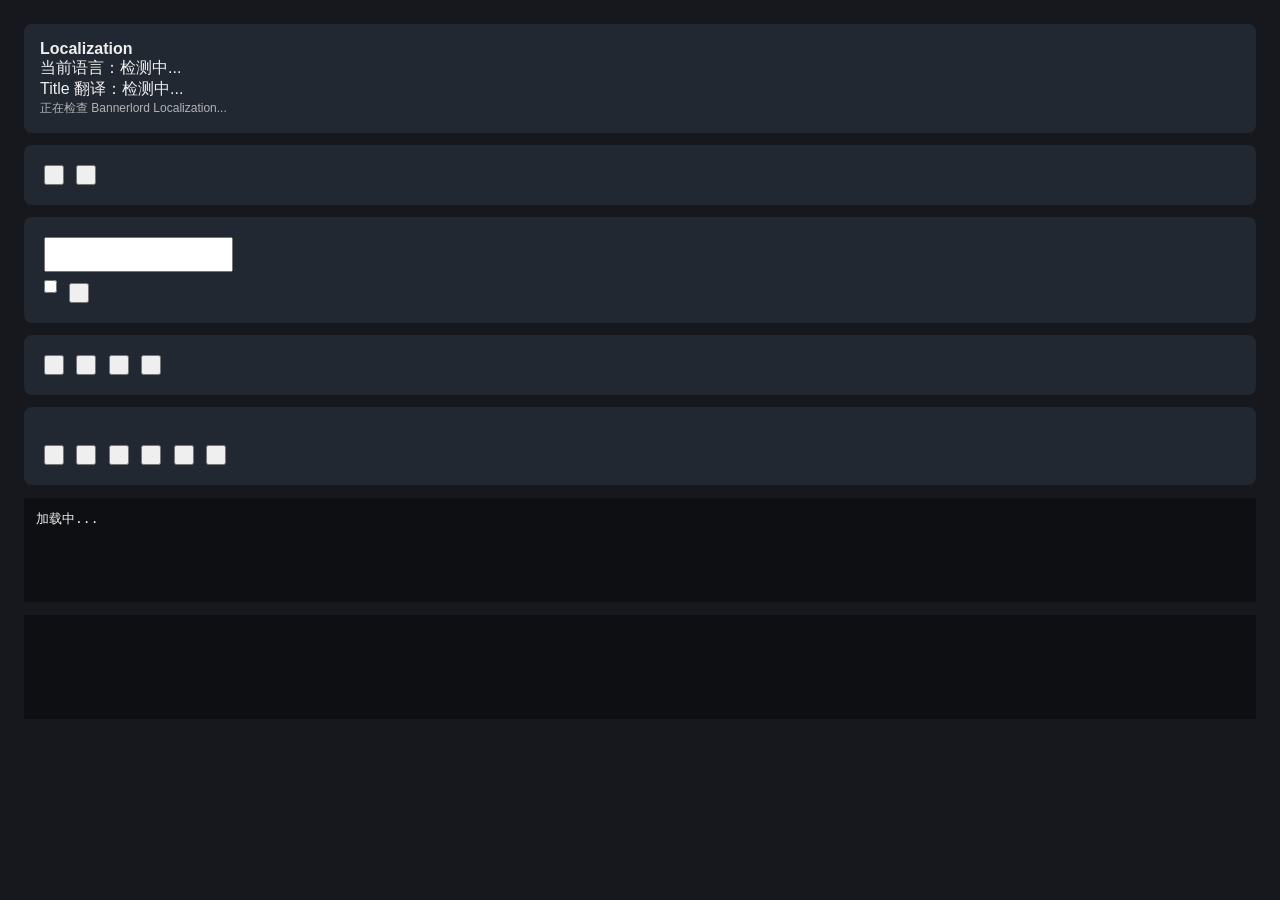
<file: Project/HtmlUiConsumerTestMod/HtmlUiConsumerTestMod/UI/Test/index.html>
<!doctype html>
<html lang="zh-CN">
<head>
<meta charset="utf-8">
<title>HTML UI 框架测试</title>
<style>
body{font-family:sans-serif;background:#16181d;color:#eee;margin:24px}
button,input{padding:8px;margin:4px}
.card{background:#222831;padding:16px;border-radius:8px;margin-bottom:12px}
pre{background:#0d0f12;padding:12px;min-height:80px;white-space:pre-wrap}
.muted{opacity:.7;font-size:12px}
.ok{border-left:4px solid #4caf50;padding-left:10px}
.bad{border-left:4px solid #f44336;padding-left:10px}
</style>
</head>
<body>
<h1 data-bhui-i18n="HtmlUiConsumer_Title"></h1>
<div class="card" id="i18nStatusCard">
  <strong>Localization</strong>
  <div>当前语言：<span id="localeValue">检测中...</span></div>
  <div>Title 翻译：<span id="titleTranslationValue">检测中...</span></div>
  <div id="i18nStatus" class="muted">正在检查 Bannerlord Localization...</div>
</div>
<div class="card">
  <div id="counterText"></div>
  <button id="inc" data-bhui-i18n="HtmlUiConsumer_Increment"></button>
  <button id="get" data-bhui-i18n="HtmlUiConsumer_GetData"></button>
</div>
<div class="card">
  <label><span data-bhui-i18n="HtmlUiConsumer_Name"></span> <input id="name"></label><br>
  <label><input id="enabled" type="checkbox"> <span data-bhui-i18n="HtmlUiConsumer_Enabled"></span></label>
  <button id="removeNameState" data-bhui-i18n="HtmlUiConsumer_RemoveNameState"></button>
</div>
<div class="card">
  <button id="release" data-bhui-i18n="HtmlUiConsumer_Release"></button>
  <button id="capture" data-bhui-i18n="HtmlUiConsumer_Capture"></button>
  <button id="reloadRace" data-bhui-i18n="HtmlUiConsumer_ReloadRace"></button>
  <button id="close" data-bhui-i18n="HtmlUiConsumer_Close"></button>
  <div class="muted" data-bhui-i18n="HtmlUiConsumer_EscHint"></div>
</div>
<div class="card">
  <strong data-bhui-i18n="HtmlUiConsumer_M5Title"></strong><br>
  <button id="eventTest" data-bhui-i18n="HtmlUiConsumer_Event"></button>
  <button id="delayTest" data-bhui-i18n="HtmlUiConsumer_DelayedRequest"></button>
  <button id="cancelTest" data-bhui-i18n="HtmlUiConsumer_CancellableRequest"></button>
  <button id="commandErrorTest" data-bhui-i18n="HtmlUiConsumer_CommandError"></button>
  <button id="requestErrorTest" data-bhui-i18n="HtmlUiConsumer_RequestError"></button>
  <button id="snapshotTest" data-bhui-i18n="HtmlUiConsumer_DiagnosticsSnapshot"></button>
</div>
<pre id="log">加载中...</pre>
<pre id="err"></pre>
<script>
const app=window.game.app;
const logEl=document.getElementById('log');
const errEl=document.getElementById('err');
const localeEl=document.getElementById('localeValue');
const titleTranslationEl=document.getElementById('titleTranslationValue');
const i18nStatusEl=document.getElementById('i18nStatus');
const i18nStatusCard=document.getElementById('i18nStatusCard');
const log=v=>logEl.textContent=JSON.stringify(v,null,2);
const addLog=(entry)=>{
  try{
    const previous=logEl.textContent;
    const parsed=previous&&previous!=='加载中...' ? JSON.parse(previous) : null;
    if(Array.isArray(parsed)) parsed.push(entry); else logEl.textContent=JSON.stringify([entry],null,2);
  }catch(_){ logEl.textContent=JSON.stringify([entry],null,2); }
};
const renderCounter=async value=>{
  const key='HtmlUiConsumer_Counter';
  try{
    const text=await app.i18n.t(key,{COUNT:value??0});
    addLog({i18n:{key,value:text,source:'counter'}});
    document.getElementById('counterText').textContent=text;
  }catch(e){
    addLog({i18nError:{key,name:e.name,code:e.code,message:e.message}});
  }
};
app.state.subscribe('counter',renderCounter);
app.state.subscribe('name',value=>{
  document.getElementById('name').value=value==null?'':String(value);
});
app.bind.twoWayValue('#name','name',v=>app.call('setName',{value:v}),{event:'input',debounce:120});
app.bind.twoWayChecked('#enabled','enabled',v=>app.call('setEnabled',{value:v}));
app.on('counterChanged',d=>log({event:d}));
app.on('testEvent',d=>log({event:d}));
app.errors.on(e=>{ errEl.textContent=JSON.stringify(e,null,2); addLog({runtimeError:e}); });
app.page.onLifecycle(state=>addLog({pageLifecycle:state}));

document.getElementById('inc').onclick=async()=>{try{log({command:await app.call('increment',{})})}catch(e){log({error:{name:e.name,code:e.code,message:e.message}})}};
document.getElementById('get').onclick=async()=>{try{log({request:await app.request('getData',{echo:'hello'})})}catch(e){log({error:{name:e.name,code:e.code,message:e.message}})}};
document.getElementById('removeNameState').onclick=async()=>{try{log({removeState:await app.call('removeNameState',{})})}catch(e){log({error:{name:e.name,code:e.code,message:e.message}})}};
document.getElementById('eventTest').onclick=async()=>{try{log({eventRequest:await app.call('emitTestEvent',{message:'Event round-trip'})})}catch(e){log({error:{name:e.name,code:e.code,message:e.message}})}};
document.getElementById('delayTest').onclick=async()=>{try{log({delayedRequest:await app.request('getDataDelayed',{echo:'50ms'})})}catch(e){log({error:{name:e.name,code:e.code,message:e.message}})}};
document.getElementById('cancelTest').onclick=async()=>{
  const controller=new AbortController();
  const timer=setTimeout(()=>controller.abort('consumer test cancel'),120);
  try{
    log({cancelRequest:'started'});
    await app.requestCancellable('getDataCancellable',{echo:'abort-me'},10000,controller.signal);
    log({unexpected:'cancellable request completed'});
  }catch(e){
    log({cancellableRequest:{name:e.name,code:e.code,message:e.message}});
  }finally{
    clearTimeout(timer);
  }
};
document.getElementById('commandErrorTest').onclick=async()=>{try{await app.call('throwCommand');log({unexpected:'command did not fail'})}catch(e){log({expectedCommandError:{name:e.name,code:e.code,message:e.message}})}};
document.getElementById('requestErrorTest').onclick=async()=>{try{await app.request('throwRequest');log({unexpected:'request did not fail'})}catch(e){log({expectedRequestError:{name:e.name,code:e.code,message:e.message}})}};
document.getElementById('snapshotTest').onclick=async()=>{try{log({diagnostics:await app.request('framework.getDiagnostics')})}catch(e){log({diagnosticsError:{name:e.name,code:e.code,message:e.message}})}};
document.getElementById('release').onclick=()=>{addLog({input:'release'});app.input.release();};
document.getElementById('capture').onclick=()=>{addLog({input:'capture'});app.input.capture();};
document.getElementById('reloadRace').onclick=async()=>{
  try{
    const pageId=app.page&&app.page.id;
    if(!pageId){log({reloadRace:'no current page'});return;}
    const first=app.pages.open(pageId);
    const second=app.pages.open(pageId);
    const results=await Promise.allSettled([first,second]);
    log({reloadRace:'completed',results:results.map(r=>r.status==='fulfilled'?{status:r.status,value:r.value}:{status:r.status,reason:String(r.reason)})});
  }catch(e){log({reloadRaceError:{name:e.name,code:e.code,message:e.message}})}
};
document.getElementById('close').onclick=()=>{addLog({close:'button-click',currentPage:app.page&&app.page.id});app.pages.close();};
document.addEventListener('keydown',e=>{if(e.key==='Escape'){e.preventDefault();addLog({close:'escape',currentPage:app.page&&app.page.id});app.pages.close();}});

let i18nBindingDispose=null;
async function auditI18n(){
  const elements=[...document.querySelectorAll('[data-bhui-i18n],[data-bhui-i18n-placeholder],[data-bhui-i18n-title],[data-bhui-i18n-alt]')];
  const entries=[];
  let missing=0;
  for(const el of elements){
    for(const attribute of ['data-bhui-i18n','data-bhui-i18n-placeholder','data-bhui-i18n-title','data-bhui-i18n-alt']){
      if(!el.hasAttribute(attribute)) continue;
      const key=el.getAttribute(attribute);
      try{
        const value=await app.i18n.t(key);
        const unresolved=value===key;
        if(unresolved) missing++;
        entries.push({tag:el.tagName,id:el.id||null,attribute,key,value,unresolved});
      }catch(e){
        missing++;
        entries.push({tag:el.tagName,id:el.id||null,attribute,key,error:{name:e.name,code:e.code,message:e.message}});
      }
    }
  }
  addLog({i18nAudit:entries});
  return {entries,missing};
}
async function applyLocalization(){
  if(i18nBindingDispose){
    try{i18nBindingDispose();}catch(_){ }
    i18nBindingDispose=null;
  }
  try{
    const locale=await app.i18n.getLocale();
    const title=await app.i18n.t('HtmlUiConsumer_Title');
    localeEl.textContent=locale||'<unknown>';
    titleTranslationEl.textContent=title;
    const audit=await auditI18n();
    const passed=audit.missing===0 && title!=='HtmlUiConsumer_Title';
    i18nStatusEl.textContent=passed ? 'Bannerlord Localization 已加载，全部测试 Key 均已解析。' : `Localization 有未解析 Key：${audit.missing}`;
    i18nStatusCard.className=passed ? 'card ok' : 'card bad';
    i18nBindingDispose=await app.i18n.bind();
    addLog({i18nBind:'success',locale,title,missing:audit.missing});
  }catch(e){
    i18nStatusEl.textContent='Localization 检查失败：'+e.message;
    i18nStatusCard.className='card bad';
    addLog({i18nBindError:{name:e.name,code:e.code,message:e.message}});
  }
  await renderCounter(app.state.get('counter')||0);
}
applyLocalization().catch(e=>addLog({i18nFatal:{name:e.name,code:e.code,message:e.message}}));
window.addEventListener('pagehide',()=>{
  addLog({page:'pagehide'});
  if(i18nBindingDispose){
    try{i18nBindingDispose();}catch(_){ }
    i18nBindingDispose=null;
  }
},{once:true});
</script>
</body>
</html>
</file>
